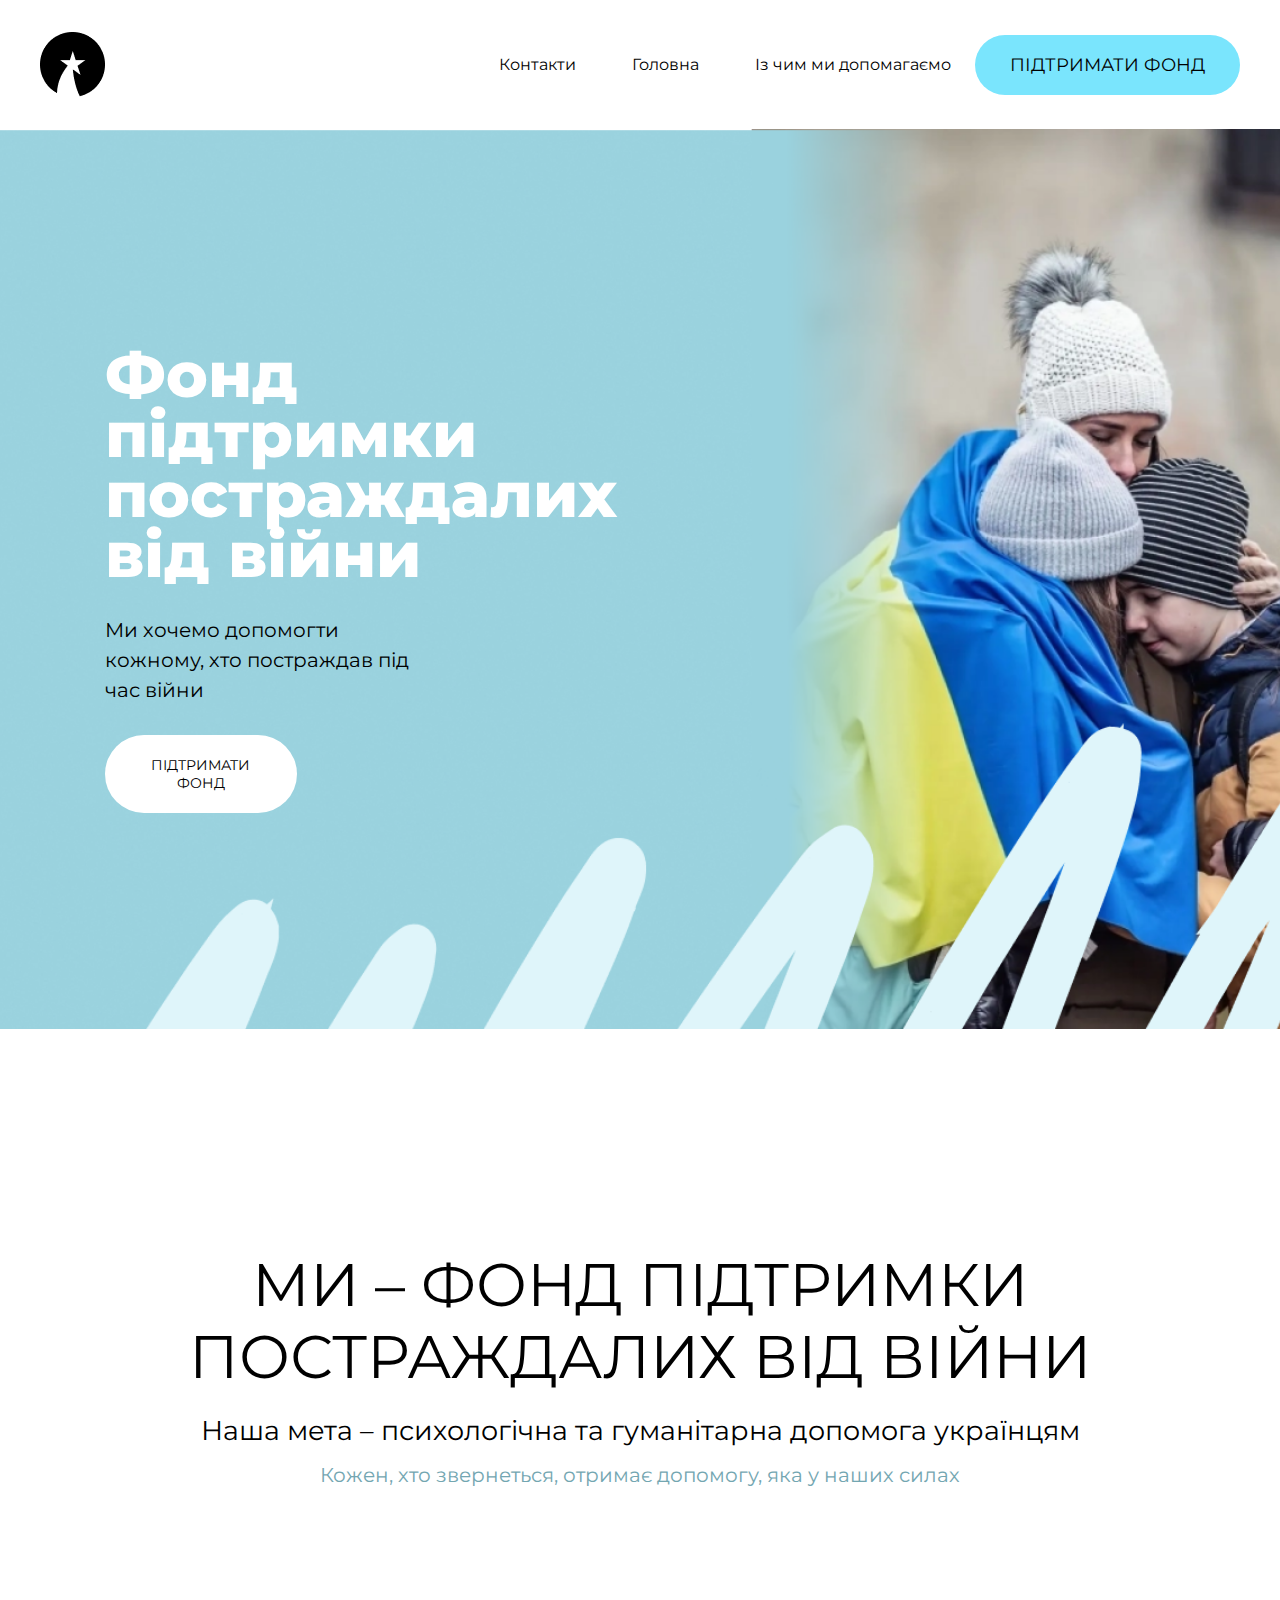
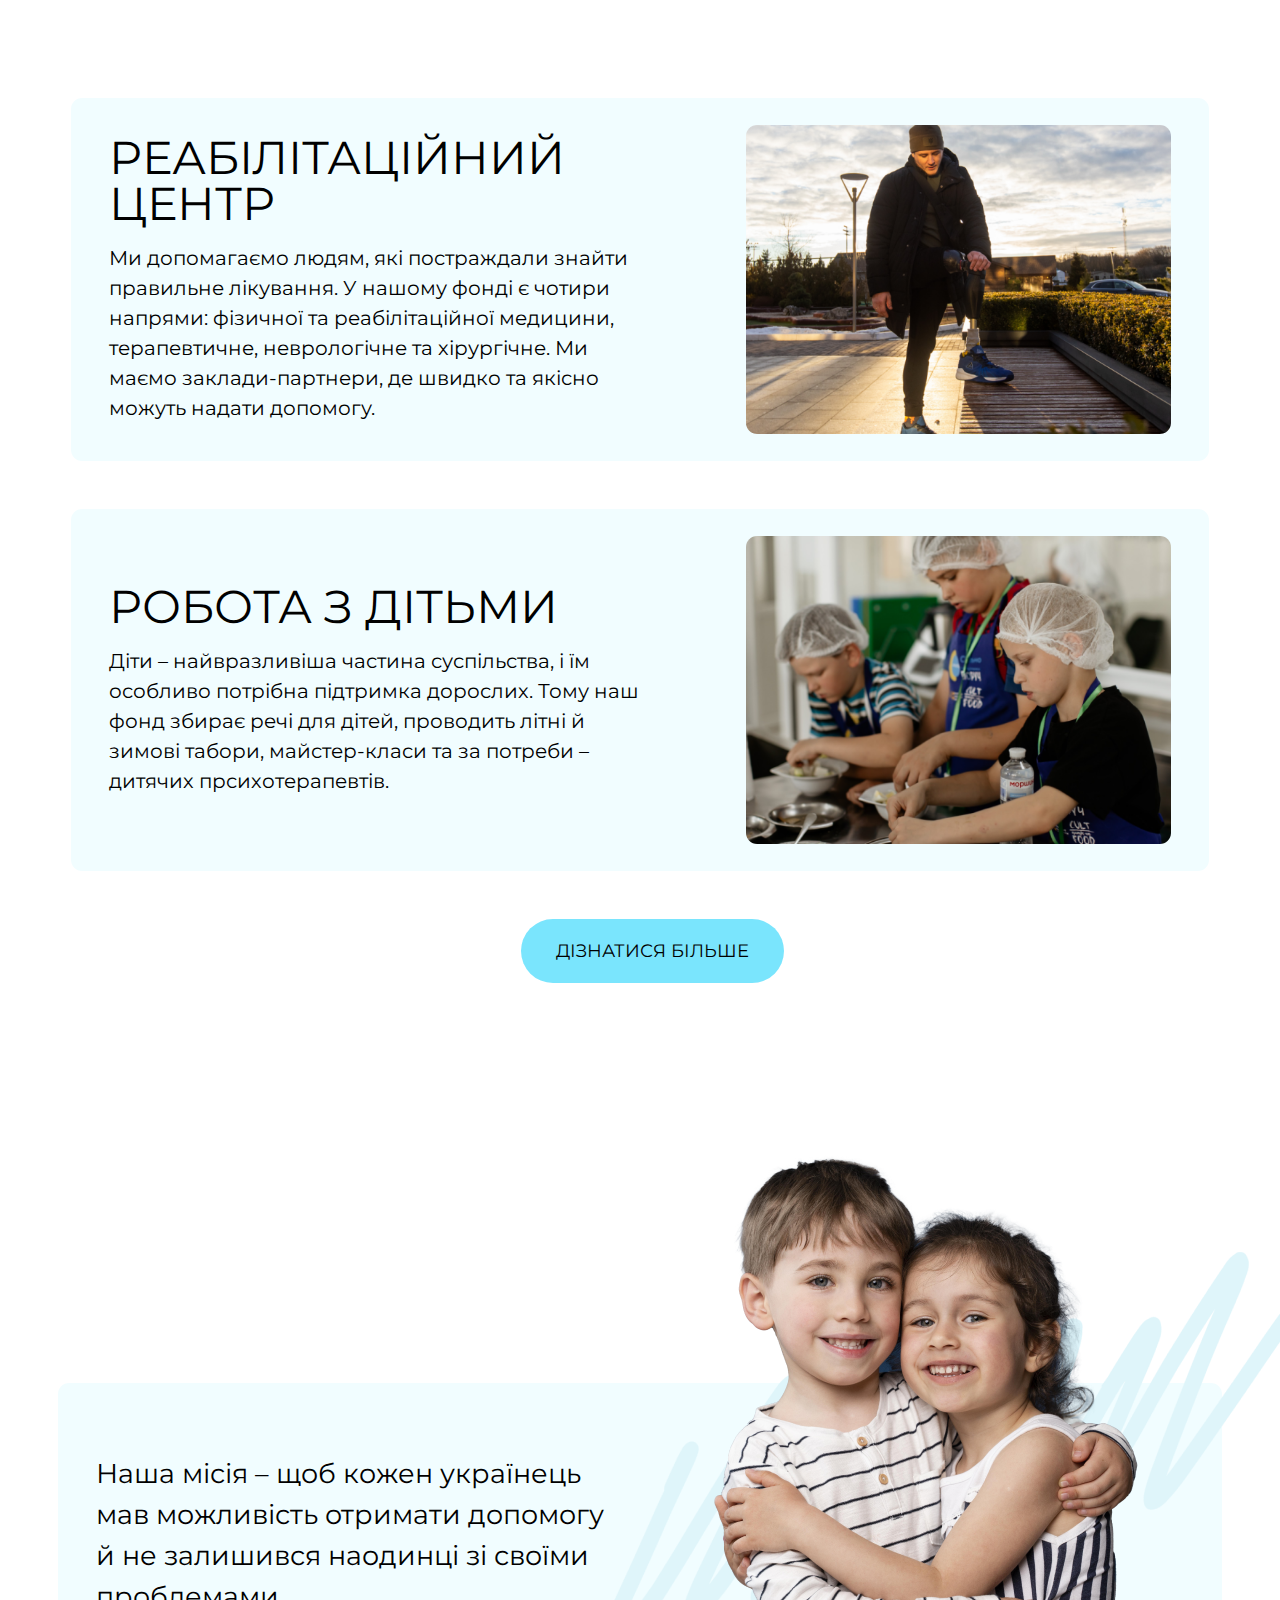
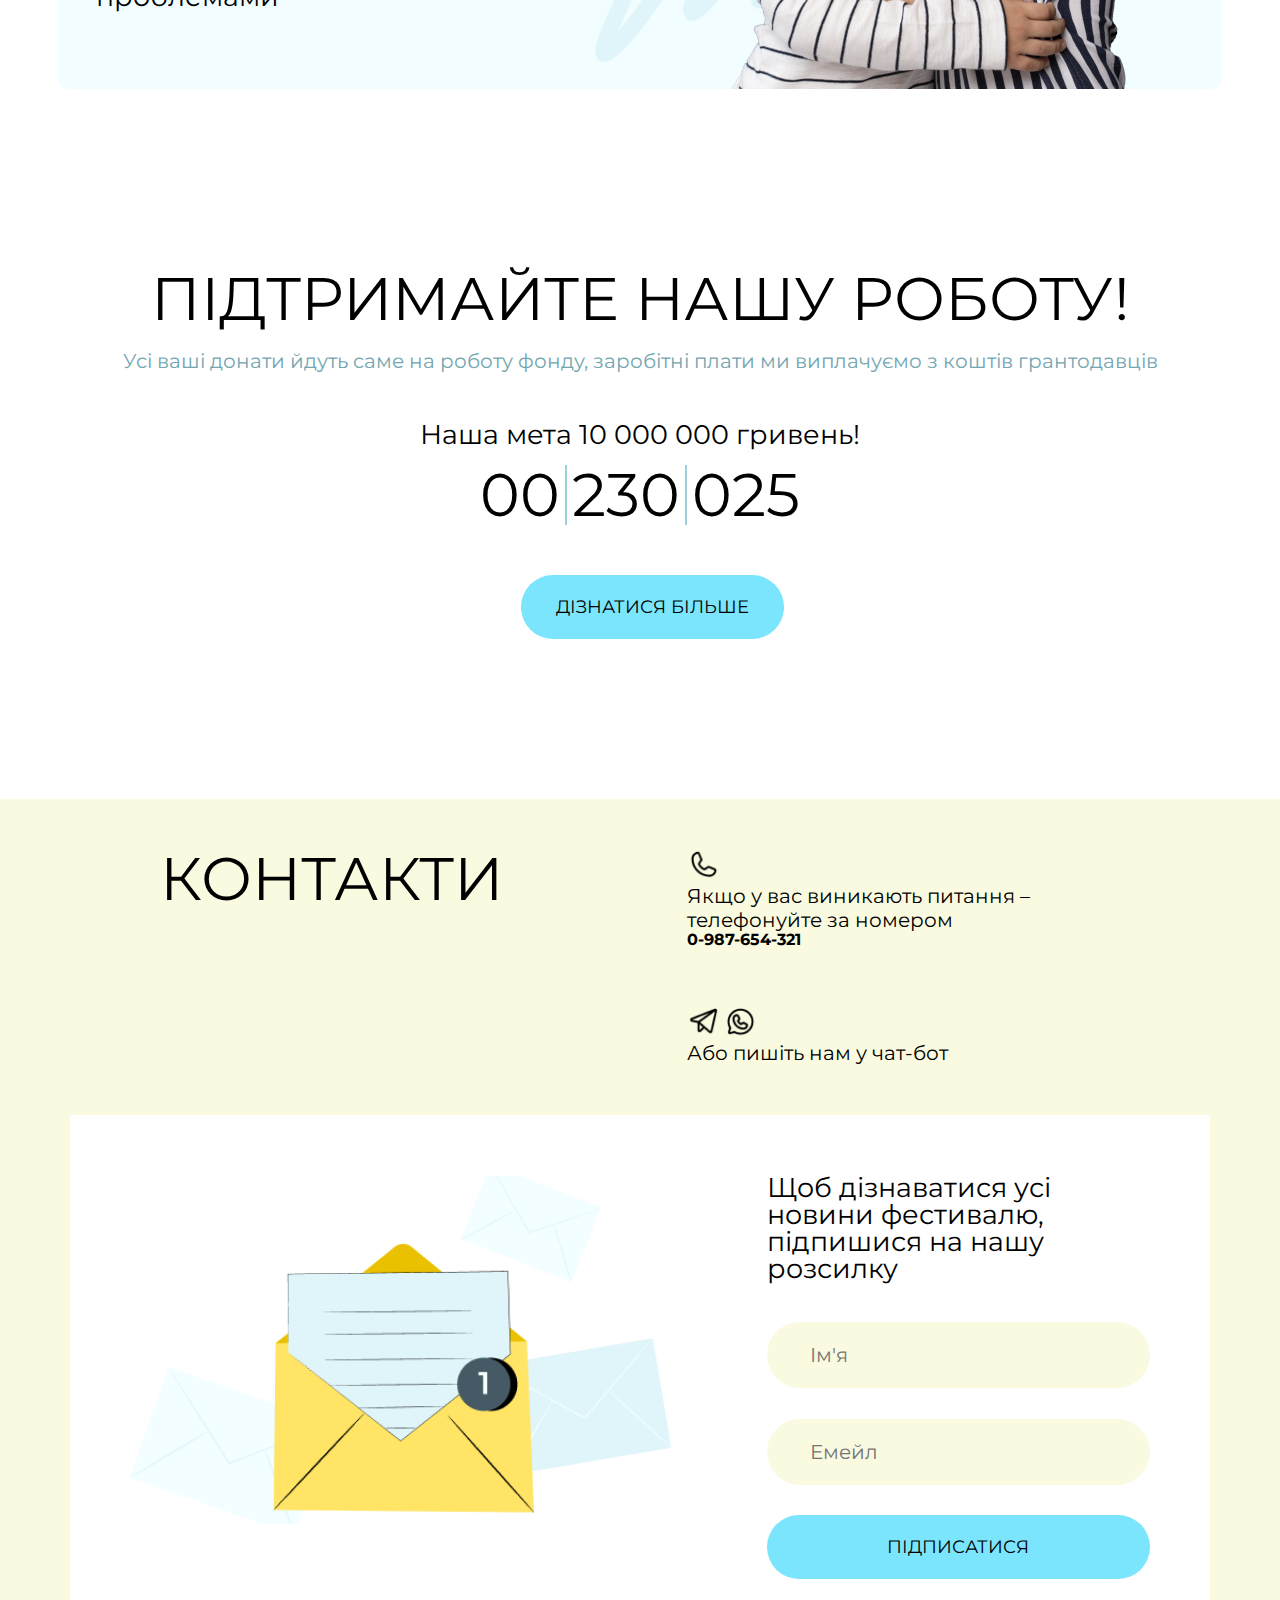
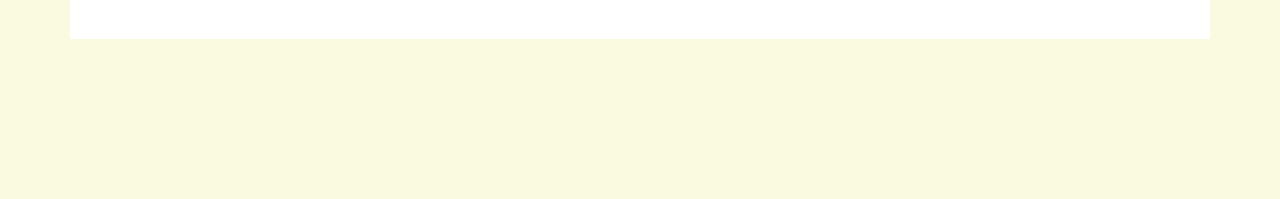
<file: index.html>
<!DOCTYPE html>
<html lang="en">

<head>
    <meta charset="UTF-8">
    <meta name="viewport" content="width=device-width, initial-scale=1.0">
    <title>Document</title>
    <link rel="stylesheet" href="reset.css">
    <link rel="stylesheet" href="style.css">
</head>

<body>

    <header class="header-container">
        <img src="assets/images/logo.png" alt="Логотип" class="logo">
        <ul class="menu-list">
            <li class="menu-item">Контакти</li>
            <li class="menu-item">Головна</li>
            <li class="menu-item">Із чим ми допомагаємо</li>
            <li class="menu-item blue-button"><a href="#donate">Підтримати фонд</a></li>
        </ul>
    </header>

    <section class="first-screen">
        <article class="first-screen-container">
            <h1 class="main-title">Фонд підтримки постраждалих від війни</h1>
            <h3 class="main-description support">Ми хочемо допомогти кожному, хто постраждав під час війни</h3>
            <button class="blue-button white-button"><a href="#donate">Підтримати фонд</a></button>
        </article>
    </section>

    <section class="description-screen">
        <article class="description-title">
            <h2 class="title-main up">Ми – фонд підтримки постраждалих від війни</h2>
            <h3 class="title-description">Наша мета – психологічна та гуманітарна допомога українцям</h3>
            <p class="support blue-support">Кожен, хто звернеться, отримає допомогу, яка у наших силах</p>
        </article>
        <article class="description-block">
            <div class="description-wrap">
                <h2 class="desription-main up">Реабілітаційний центр</h2>
                <p class="support">Ми допомагаємо людям, які постраждали знайти правильне лікування. У нашому фонді є
                    чотири напрями: фізичної та реабілітаційної медицини, терапевтичне, неврологічне та хірургічне. Ми
                    маємо заклади-партнери, де швидко та якісно можуть надати допомогу.</p>
            </div>
            <img class="block-img" src="assets/images/man.png" alt="Чоловік з протезом замість ноги">
        </article>
        <article class="description-block">
            <div class="description-wrap">
                <h2 class="desription-main up">Робота з дітьми</h2>
                <p class="support">Діти – найвразливіша частина суспільства, і їм особливо потрібна підтримка дорослих.
                    Тому наш фонд збирає речі для дітей, проводить літні й зимові табори, майстер-класи та за потреби –
                    дитячих прсихотерапевтів.</p>
            </div>
            <img class="block-img" src="assets/images/kids.png" alt="Діти на майстер-класі">
        </article>
        <button class="blue-button second-blue-button">
            Дізнатися більше
        </button>
    </section>

    <section class="mission-section">
        <div class="mission-block-text">
            <h3 class="mission-text support">Наша місія – щоб кожен українець мав можливість отримати допомогу й не
                залишився наодинці зі своїми проблемами</h3>
        </div>
        <div class="mission-composition">
            <img class="composition-item first" src="assets/images/mission.png" alt="Фон">
            <img class="composition-item second" src="assets/images/photo-mission.png" alt="Діти посміхаються">
        </div>
    </section>

    <section id="donate" class="donate">
        <h1 class="donate-first-line">Підтримайте нашу роботу!</h1>
        <p class="donate-second-line">Усі ваші донати йдуть саме на роботу фонду, заробітні плати
            ми виплачуємо з коштів грантодавців</p>
        <p class="donate-third-line">Наша мета 10 000 000 гривень! </p>
        <article class="counter">
            <div>00</div>
            <div class="donate-counter-divider"></div>
            <div>230</div>
            <div class="donate-counter-divider"></div>
            <div>025</div>
        </article>
        <button class="blue-button second-blue-button donate-button">Дізнатися більше</button>
    </section>

    <footer>
        <section class="contacts">
            <div class="contacts-left-block">
                <h1 class="contacts-title">Контакти</h1>
            </div>

            <div class="contacts-center-block"></div>

            <div class="contacts-right-block">
                <div class="contacts-phone-block">
                    <a href="tel:+380504141110"><img src="assets/images/Phone.png" alt="Phone icon" class="contacts-icon"></a>
                    <p class="contacts-phone">Якщо у вас виникають питання – телефонуйте за номером </p>
                        <p class="contacts-phone-number">0-987-654-321</p>
                </div>
                <div class="contacts-chat-block">
                    <a href="https://web.telegram.org/z/"><img src="assets/images/TelegramLogo.png" alt="Telegram icon" class="contacts-icon"></a>
                    <a href="https://web.whatsapp.com/"><img src="assets/images/WhatsappLogo.png" alt="Whatsapp icon" class="contacts-icon"></a>
                    <p class="contacts-chat">Або пишіть нам у чат-бот</p>
                </div>
            </div>
        </section>

        <section class="mailing">
            <div class="contacts-left-block">
                <img src="assets/images/email.png" alt="Конверт поштовий">
            </div>

            <div class="contacts-center-block"></div>


            <div class="contacts-right-block">
                <h2 class="mailing-title">
                    Щоб дізнаватися усі новини фестивалю, підпишися на нашу розсилку
                </h2>
                <form>
                    <input type="text" id="fname" placeholder="Ім'я" class="form-input">
                    <input type="email" id="email" placeholder="Емейл" class="form-input">
                    <input type="submit" value="Підписатися" class="blue-button mailing-button">
                </form>
            </div>
        </section>
    </footer>
</body>

</html>
</file>
<file: style.css>
@font-face {
    font-family: "Montserrat";
    src: url('./assets/fonts/Montserrat/Montserrat-VariableFont_wght.ttf') format("truetype");
}

html {
    scroll-behavior: smooth;
}

/* general */
.support {
    font-weight: 400;
    font-size: 1.25em;
    line-height: 1.5em;
}

body {
    font-family: Montserrat;
    font-size: 1em;
}


/* header */

.header-container {
    display: flex;
    align-items: center;
    font-weight: 400;
    font-size: 1.125em;
    padding: 2rem 2.5rem;
    justify-content: space-between;
    position: sticky;
    background-color: #FFFFFF;
    top: 0%;
    right: 0%;
    left: 0%;
    z-index: 3;
}

ul {
    display: flex;
}

.logo {}

.menu-list {
    font-weight: 400;
    font-size: 1rem;
    align-items: center;
}

.menu-item {
    margin-left: 3.5rem;

}

.blue-button {
    text-transform: uppercase;
    background-color: rgba(122, 229, 253, 1);
    padding: 1.3125rem 2.1875rem;
    border-radius: 5.4275rem;
    margin-left: 1.5rem;
    font-weight: 400;
    font-size: 1.125rem;

}

.blue-button a {
    text-decoration: none;
    color: black;
}

/* first screen */
.first-screen {
    width: 100%;
    height: 100vh;
    background-image: url(assets/images/hero.png);
    background-repeat: no-repeat;
    background-size: cover;
    display: flex;
    flex-direction: column;
    justify-content: center;
}

.first-screen-container {
    display: grid;
    gap: 1.875em;
    margin-left: 6.56em;
    width: 50%;
}

.main-title {
    font-weight: 800;
    font-size: 3.941875em;
    color: #FFFFFF;
    width: 60%;
    line-height: 0.95;
}

.main-description {
    width: 50%;
}

/* main */
.block-img {
    max-width: 40%;
    border-radius: 0.7em;
}

.title-main {
    font-weight: 400;
    font-size: 3.75em;
    margin-bottom: 0.4em;
    line-height: 4.5rem;
}

.title-description {
    font-weight: 400;
    font-size: 1.6875em;
    margin-bottom: 0.6em;
}


.blue-support {
    color: rgba(115, 166, 177, 1);
    ;
}

.desription-main {
    font-weight: 400;
    font-size: 2.875em;
}

.description-title {
    padding: 10em 5.43em;
    padding-top: 0;
    text-align: center;
}

.description-screen {
    display: flex;
    flex-direction: column;
    gap: 3em;
    padding: 13.75em 4.4375em;
    align-items: center;
}

.description-block {
    background-color: rgba(241, 253, 255, 1);
    display: flex;
    flex-direction: row;
    padding: 3vh 3vw;
    gap: 6em;
    border-radius: 0.7em;
}

.description-wrap {
    display: flex;
    flex-direction: column;
    justify-content: center;
    gap: 1em;
}

.up {
    text-transform: uppercase;
}

.white-button {
    border: none;
    background-color: #FFFFFF;
    max-width: 30%;
    font-weight: 400;
    font-size: 0.9em;
    margin-left: 0;
    text-align: center;
    font-family: Montserrat;
}

.second-blue-button {
    border: none;
    max-width: 30vw;
    font-family: Montserrat;
}

/* mission-section */

.mission-section {
    display: flex;
    gap: 3em;
    align-items: center;
    background-color: #F1FDFF;
    padding: 17vh 3vw;
    margin: 20vh 4.5vw;
    border-radius: 0.7em;
    z-index: 0;
}

.mission-text {
    max-width: 40vw;
    background-color: rgba(241, 253, 255, 1);
    font-size: 1.704375rem;
}

.mission-composition {
    position: relative;
}

.composition-item {
    position: absolute;
}

.first {
    z-index: 1;
    bottom: -14vh;
    left: 39vw;
}

.second {
    z-index: 2;
    bottom: -17vh;
    left: 47vw;
}

.mission-block-text {
    display: flex;
    align-items: center;

    position: absolute;
}

/* Donate section */

.donate {
    display: flex;
    flex-direction: column;
    align-items: center;
}

.counter {
    display: flex;
    font-size: 3.75rem;
    margin-bottom: 3.125rem;
}

.donate-first-line {
    margin-bottom: 1.4rem;
    font-size: 3.75rem;
    text-transform: uppercase;
}

.donate-second-line {
    margin-bottom: 3.125rem;
    font-size: 1.25em;
    color: rgba(115, 166, 177, 1);
}

.donate-third-line {
    margin-bottom: 1.0625rem;
    font-size: 1.6875em;
}

.donate-button {
    margin-bottom: 10rem;
}

.donate-counter-divider {
    border-left: solid 2px #9AD2DE;

    margin: 0 0.3125rem;
}

/* Contacts */
.contacts {
    display: flex;
    margin-bottom: 3.125rem;
    padding-top: 3.125rem;
}

.contacts-title {
    font-size: 3.75em;
    text-transform: uppercase;
    text-align: center;
}

.contacts-phone,
.contacts-chat {
    font-size: 1.25rem;
    line-height: 1.5rem;
}

.contacts-icon {
    width: 2.0625rem;
}

.contacts-phone-number {
    font-weight: 700;
}

.contacts-left-block,
.contacts-right-block {
    flex: 1;
}

.contacts-center-block {
    width: 5.9rem;
}

.contacts-phone-block,
.contacts-chat-block {
    width: 27.75rem;
}

.contacts-phone-block {
    margin-bottom: 3.5625rem;
}

/*mailing */

.mailing {
    background-color: #FFFFFF;
    display: flex;
    padding: 3.75rem;
}

.form-input {
    box-sizing: border-box;
    border-radius: 3.81rem;
    border: none;
    background-color: #F9FADF;
    width: 100%;
    height: 4.125rem;
    padding-left: 2.68rem;
    font-size: 1.25rem;
    margin-bottom: 1.93rem;
    font-family: inherit;
    color: black;
}

.mailing-title {
    font-size: 1.68rem;
    margin-bottom: 2.43rem;
}

.mailing-button {
    width: 100%;
    border: none;
    margin-left: 0;
    font-family: Montserrat;
}

footer {
    padding: 0 4.4rem 10rem 4.4rem;
    background-color: #F9FADF;
}

@media screen and (max-width:600px) {
    .description-block {
        flex-direction: column;
    }
}
</file>
